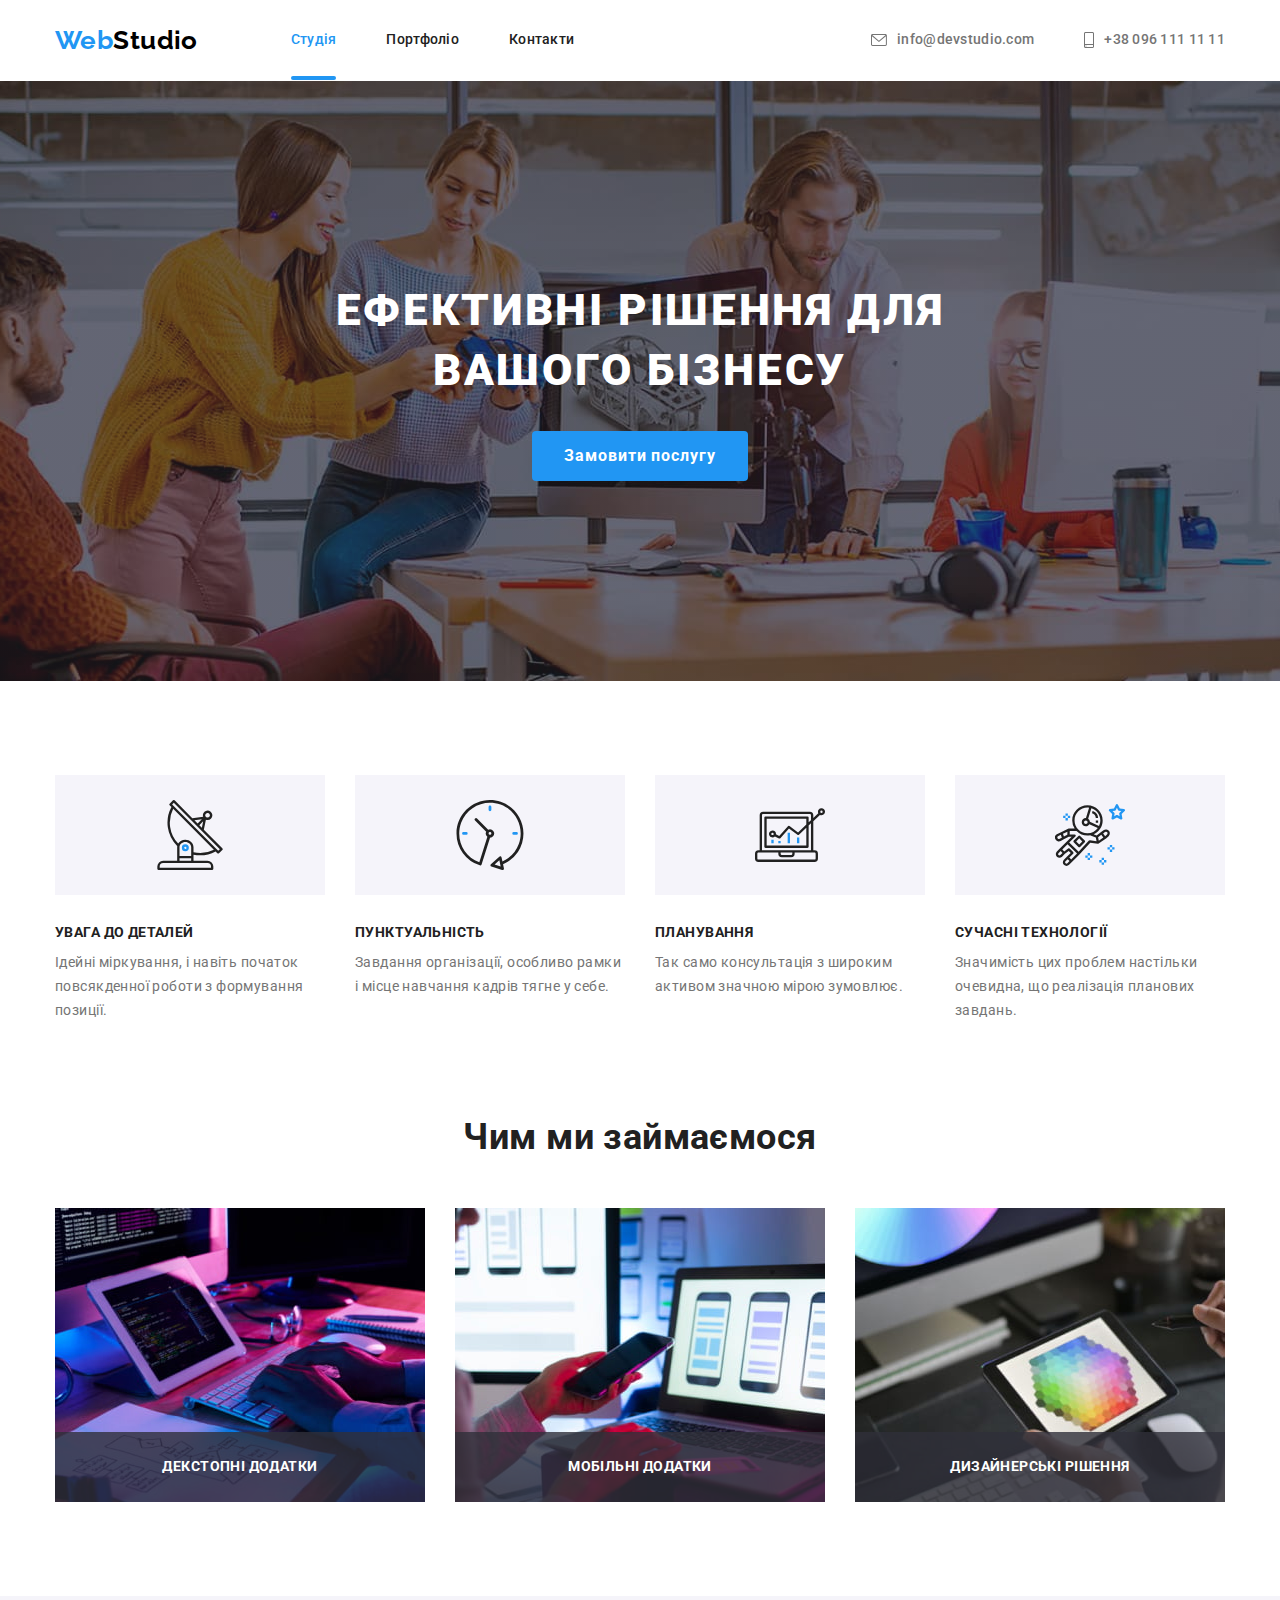
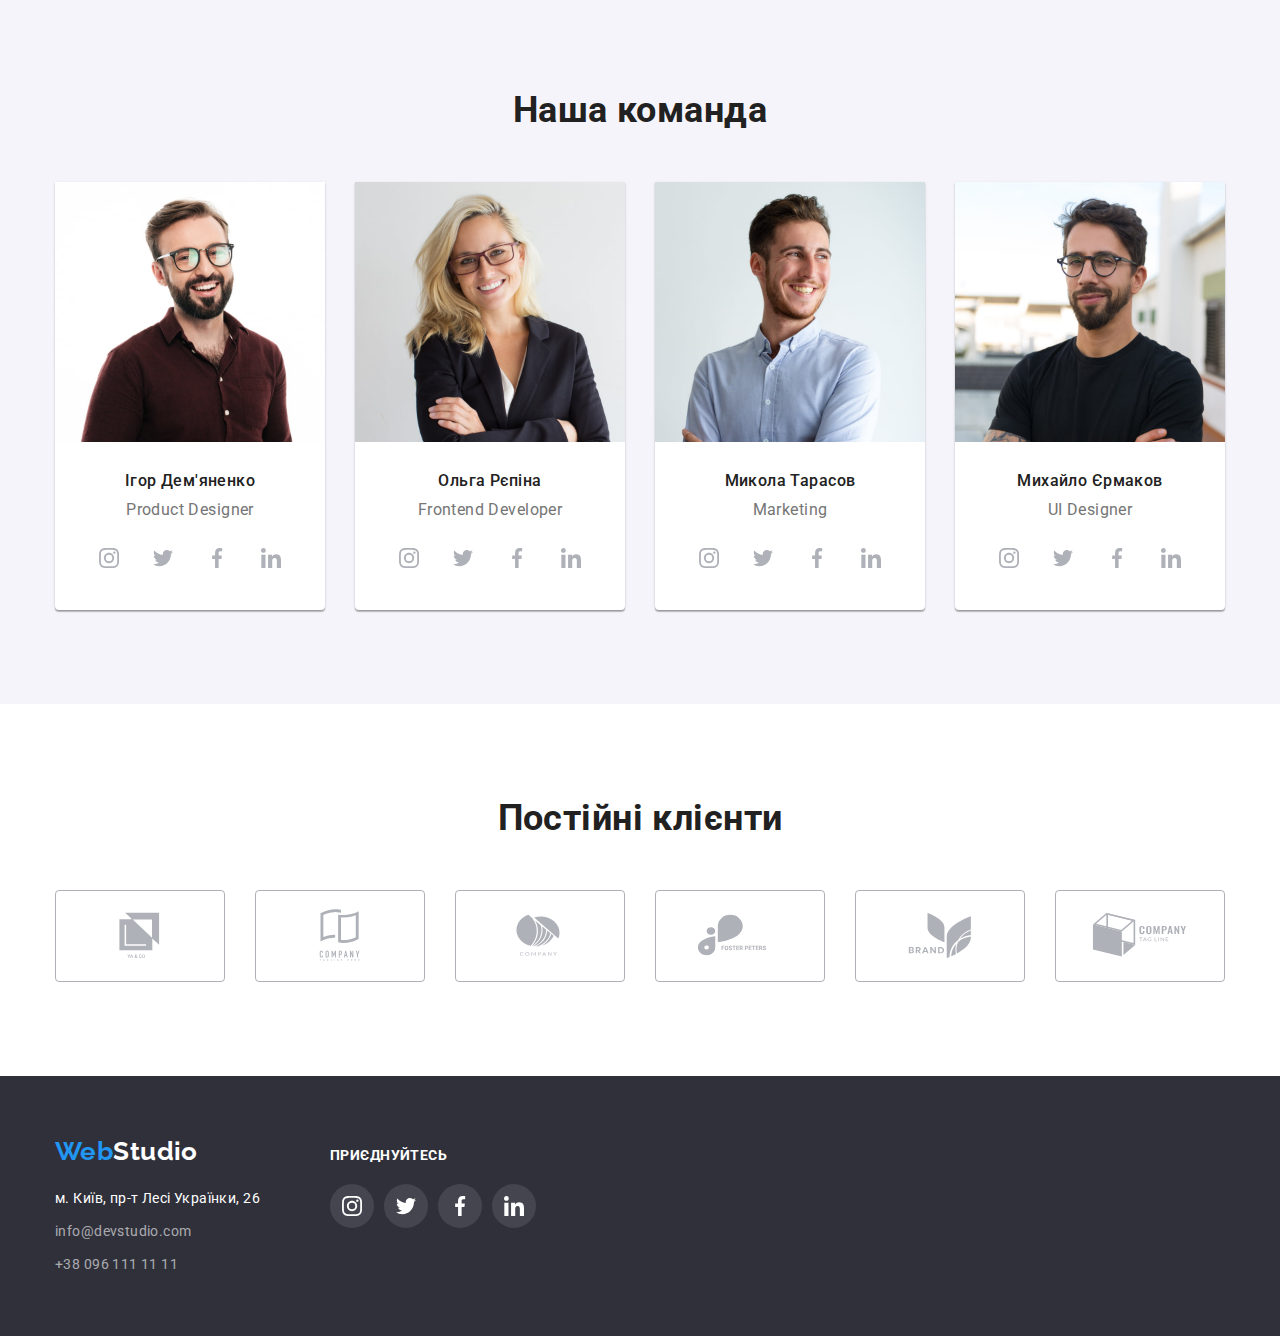
<file: index.html>
<!DOCTYPE html>
<html lang="uk">
  <head>
    <meta charset="UTF-8" />
    <meta http-equiv="X-UA-Compatible" content="IE=edge" />
    <meta name="viewport" content="width=device-width, initial-scale=1.0" />
    <title>Webstudio</title>
    <link
      href="https://fonts.googleapis.com/css2?family=Raleway:wght@700&family=Roboto:wght@400;500;700;900&display=swap"
      rel="stylesheet"
    />
   <link rel="stylesheet" href="https://cdnjs.cloudflare.com/ajax/libs/modern-normalize/1.1.0/modern-normalize.min.css"> 
    <link rel="stylesheet" href="./css/style.css" />
  </head>
  <body>
    <!---шапка сайта-->
    <header class="header">
      <div class="container main-nav">
        <nav class="main-nav">
          <a href="index.html" class="logo"> <span class="logo-web">Web</span>Studio</a>
          <ul class="site-nav main-nav list">
            <li class="item"><a href="./index.html" class="link current">Студія</a></li>
            <li class="item"><a href="./portfolio.html" class="link">Портфоліо</a></li>
            <li class="item"><a href="" class="link">Контакти</a></li>
          </ul>
        </nav>
        <ul class="contact-nav main-nav list">
          <li class="item">
            <a href="mailto:info@devstudio.com" class="link">
              <svg class="contact-icon" width="16" height="12">
                <use href="./images/icons.svg#icon-envelope"></use>
              </svg>
            info@devstudio.com</a></li>
          <li class="item">
            <a href="tel:+380961111111" class="link">
              <svg class="contact-icon" width="10" height="16">
                <use href="./images/icons.svg#icon-smartphone"></use>
              </svg>
              +38 096 111 11 11</a></li>
        </ul>
      </div>
    </header>
    <main>
      <!--секція герой-->
      <section class="hero overlay">
        <div class="container">
          <h1 class="hero-title">Ефективні рішення для вашого бізнесу</h1>
          <button type="button" class="hero-btn" data-modal-open>Замовити послугу</button>
        </div>
        </section>
        
      <!--секція особливості-->
      <section class="features section">
        <div class="container">
          <h2 class="visually-hidden">Особливості</h2>
        <ul class="features-list list">
          <li class="item">
            <div class="features-icon">
            <svg class="features-icon-item" width="70" height="70">
              <use href="./images/icons.svg#icon-antenna"></use>
            </svg>
            </div>
            <h3 class="features-title">УВАГА ДО ДЕТАЛЕЙ</h3>
            <p class="features-description">
              Ідейні міркування, і навіть початок повсякденної роботи з формування позиції.
            </p>
          </li>
          <li class="item">
            <div class="features-icon">
            <svg class="features-icon-item" width="70" height="70">
              <use href="./images/icons.svg#icon-clock"></use>
            </svg>
            </div>
            <h3 class="features-title">ПУНКТУАЛЬНІСТЬ</h3>
            <p class="features-description">
              Завдання організації, особливо рамки і місце навчання кадрів тягне
              у себе.
            </p>
          </li>
          <li class="item">
            <div class="features-icon">
            <svg class="features-icon-item" width="70" height="70">
              <use href="./images/icons.svg#icon-diagram"></use>
            </svg>
            </div>
            <h3 class="features-title">ПЛАНУВАННЯ</h3>
            <p class="features-description">
              Так само консультація з широким активом значною мірою зумовлює.
            </p>
          </li> 
          <li class="item">
            <div class="features-icon">
            <svg class="features-icon-item" width="70" height="70">
              <use href="./images/icons.svg#icon-astronaut"></use>
            </svg>
            </div>
            <h3 class="features-title">СУЧАСНІ ТЕХНОЛОГІЇ</h3>
            <p class="features-description">
              Значимість цих проблем настільки очевидна, що реалізація планових завдань.
            </p>
          </li>
        </ul>
        </div>
      </section>
      <!--секція послуги-->
      <section class="services section">
        <div class="container">
          <h2 class="title">Чим ми займаємося</h2>
        <ul class="services-list list">
          <li class="item">
            <img class="services-img" src="./images/img1.jpg" alt="працює за комп'ютером" width="370" height="294" />
            <div class="product-thumb"><p class="thumb-title">Декстопні додатки</p></div>
          </li>
          <li class="item">
            <img class="services-img" src="./images/img2.jpg" alt="комп'ютер і телефон" width="370" height="294" />
            <div class="product-thumb">
              <p class="thumb-title">мобільні додатки</p>
            </div>
          </li>
          <li class="item">
            <img class="services-img" src="./images/img3.jpg" alt="працює за планшетом" width="370" height="294" />
            <div class="product-thumb">
              <p class="thumb-title">Дизайнерські рішення</p>
            </div>
          </li>
        </ul>
      </div>
      </section>
      <!--наша команда-->
      <section class="team section">
        <div class="container">
          <h2 class="title">Наша команда</h2>
        <ul class="team-list list">
          <li class="item">
            <img class="card-image" src="./images/photo1.jpg" alt="Ігор Дем'яненко" width="270" height="260" />
            <div class="card">
          <h3 class="team-title">Ігор Дем'яненко</h3>
          <p class="team-description">Product Designer</p>
        </div>
        <ul class="social-list list">
          <li class="social-list-item">
            <a class="social-link" href=""
              ><svg class="team-icon" width="20" height="20">
                <use href="./images/icons.svg#icon-instagram"></use>
              </svg>
            </a>
          </li>
          <li class="social-list-item">
            <a class="social-link" href=""
              ><svg class="team-icon" width="20" height="20">
                <use href="./images/icons.svg#icon-twitter"></use>
              </svg>
            </a>
          </li>
          <li class="social-list-item">
            <a class="social-link" href="">
            <svg class="team-icon" width="20" height="20">
              <use href="./images/icons.svg#icon-facebook"></use>
            </svg>
            </a>
          </li>
          <li class="social-list-item">
            <a class="social-link" href=""
              ><svg class="team-icon" width="20" height="20">
                <use href="./images/icons.svg#icon-linkedin"></use>
              </svg>
            </a>
          </li>
        </ul>
          </li>
          <li class="item">
            <img class="card-image" src="./images/photo2.jpg" alt="Ольга Рєпіна" width="270" height="260" />
           <div class="card">
            <h3 class="team-title">Ольга Рєпіна</h3>
            <p class="team-description">Frontend Developer</p>
          </div>
          <ul class="social-list list">
            <li class="social-list-item">
              <a class="social-link" href=""
                ><svg class="team-icon" width="20" height="20">
                  <use href="./images/icons.svg#icon-instagram"></use>
                </svg>
              </a>
            </li>
            <li class="social-list-item">
              <a class="social-link" href=""
                ><svg class="team-icon" width="20" height="20">
                  <use href="./images/icons.svg#icon-twitter"></use>
                </svg>
              </a>
            </li>
            <li class="social-list-item">
              <a class="social-link" href="">
              <svg class="team-icon" width="20" height="20">
                <use href="./images/icons.svg#icon-facebook"></use>
              </svg>
              </a>
            </li>
            <li class="social-list-item">
              <a class="social-link" href=""
                ><svg class="team-icon" width="20" height="20">
                  <use href="./images/icons.svg#icon-linkedin"></use>
                </svg>
              </a>
            </li>
          </ul>
          </li>
          <li class="item">
            <img class="card-image" src="./images/photo3.jpg" alt="Микола Тарасов" width="270" height="260" />
            <div class="card">
            <h3 class="team-title">Микола Тарасов</h3>
            <p class="team-description">Marketing</p>
          </div>
          <ul class="social-list list">
            <li class="social-list-item">
              <a class="social-link" href=""
                ><svg class="team-icon" width="20" height="20">
                  <use href="./images/icons.svg#icon-instagram"></use>
                </svg>
              </a>
            </li>
            <li class="social-list-item">
              <a class="social-link" href=""
                ><svg class="team-icon" width="20" height="20">
                  <use href="./images/icons.svg#icon-twitter"></use>
                </svg>
              </a>
            </li>
            <li class="social-list-item">
              <a class="social-link" href="">
              <svg class="team-icon" width="20" height="20">
                <use href="./images/icons.svg#icon-facebook"></use>
              </svg>
              </a>
            </li>
            <li class="social-list-item">
              <a class="social-link" href=""
                ><svg class="team-icon" width="20" height="20">
                  <use href="./images/icons.svg#icon-linkedin"></use>
                </svg>
              </a>
            </li>
          </ul>
          </li>
          <li class="item">
            <img class="card-image" src="./images/photo4.jpg" alt="Михайло Єрмаков" width="270" height="260" />
            <div class="card">
            <h3 class="team-title">Михайло Єрмаков</h3>
            <p class="team-description">UI Designer</p>
          </div>
          <ul class="social-list list">
            <li class="social-list-item">
              <a class="social-link" href=""
                ><svg class="team-icon" width="20" height="20">
                  <use href="./images/icons.svg#icon-instagram"></use>
                </svg>
              </a>
            </li>
            <li class="social-list-item">
              <a class="social-link" href=""
                ><svg class="team-icon" width="20" height="20">
                  <use href="./images/icons.svg#icon-twitter"></use>
                </svg>
              </a>
            </li>
            <li class="social-list-item">
              <a class="social-link" href="">
                <svg class="team-icon" width="20px" height="20px">
                  <use href="./images/icons.svg#icon-facebook"></use>
                </svg>
              </a>
            </li>
            <li class="social-list-item">
              <a class="social-link" href=""
                ><svg class="team-icon" width="20" height="20">
                  <use href="./images/icons.svg#icon-linkedin"></use>
                </svg>
              </a>
            </li>
          </ul>
        </li>
      </ul>
    </div>
      </section>
      <!-- постійні клієнти -->
      <section class="clients section"> 
        <div class="container">
        <h2 class="title">Постійні клієнти</h2>
        <ul class="clients-list list">
          <li class="clients-item"><a class="clients-icon-link" href="">
            <svg width="106" height="60">
              <use href="./images/icons.svg#icon-yaco"></use>
            </svg>
            </a>
          </li>
          <li class="clients-item"><a class="clients-icon-link" href=""><svg width="106" height="60">
            <use href="./images/icons.svg#icon-tagline"></use>
          </svg></a></li>
          <li class="clients-item"><a class="clients-icon-link" href=""><svg width="106" height="60">
            <use href="./images/icons.svg#icon-company"></use>
          </svg></a></li>
          <li class="clients-item"><a class="clients-icon-link" href=""><svg width="106" height="60">
            <use href="./images/icons.svg#icon-foster-peters"></use>
          </svg></a></li>
          <li class="clients-item"><a class="clients-icon-link" href=""><svg width="106" height="60">
            <use href="./images/icons.svg#icon-brand"></use>
          </svg></a></li>
          <li class="clients-item"><a class="clients-icon-link" href=""><svg width="106" height="60">
            <use href="./images/icons.svg#icon-company-tag-line"></use>
          </svg></a></li>
        </ul>
      </div>
      </section>
    </main>
    <!--футер-->
    <footer class="footer">
      <div class="container footer-box">
        <div>
        <a href="" class="footer-logo"><span class="footer-web-logo">Web</span>Studio</a>
      <address class="address">
        <ul class="footer-contact list">
          <li class="item">
            <a href="https://goo.gl/maps/73LqYvUuy7JzghUMA" class="link-address"
              >м. Київ, пр-т Лесі Українки, 26
            </a>
          </li>
          <li class="item"><a href="mailto:info@devstudio.com" class="link">info@devstudio.com</a></li>
          <li class="item"><a href="tel:+380961111111" class="link">+38 096 111 11 11</a></li>
        </ul>
      </address>
    </div>
      <div class="footer-social">
        <span class="footer-title">Приєднуйтесь</span>
        <ul class="footer-social-list list">
          <li class="footer-social-item">
            <a class="footer-social-link" href=""
              ><svg class="footer-icon" width="20" height="20">
                <use href="./images/icons.svg#icon-instagram"></use>
              </svg>
            </a>
          </li>
          <li class="footer-social-item">
            <a class="footer-social-link" href=""
              ><svg class="footer-icon" width="20" height="20">
                <use href="./images/icons.svg#icon-twitter"></use>
              </svg>
            </a>
          </li>
          <li class="footer-social-item">
            <a class="footer-social-link" href="">
            <svg class="footer-icon" width="20" height="20">
              <use href="./images/icons.svg#icon-facebook"></use>
            </svg>
            </a>
          </li>
          <li class="footer-social-item">
            <a class="footer-social-link" href=""
              ><svg class="footer-icon" width="20" height="20">
                <use href="./images/icons.svg#icon-linkedin"></use>
              </svg>
            </a>
          </li>
        </ul>
      </div>
      </div>
    </footer>
    <div class="backdrop is-hidden" data-modal>
      <div class="modal">
        <button class="close-modal" data-modal-close>
          <svg width="18" height="18">
            <use href="./images/icons.svg#icon-close"></use>
          </svg>
        </button>
      </div>
    </div>
    <script src="./js/modal.js"></script>
  </body>
</html>
</file>
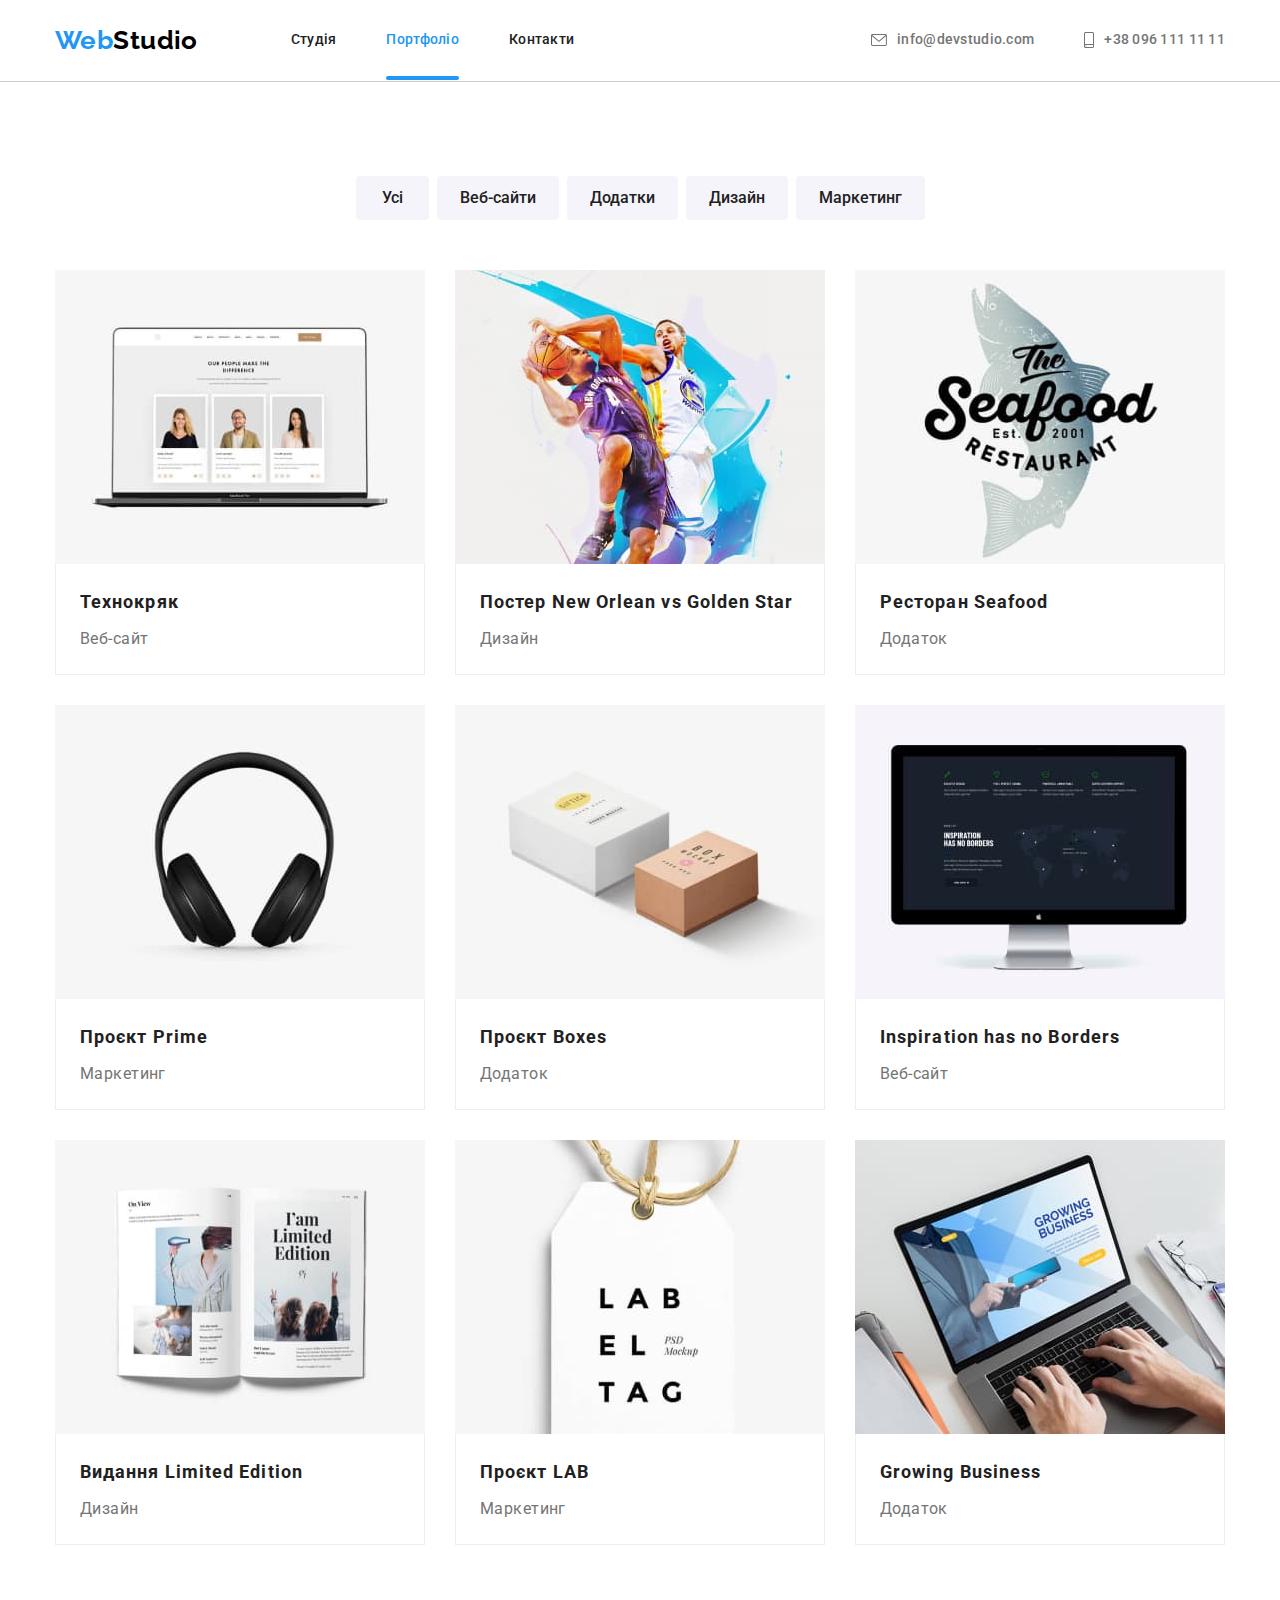
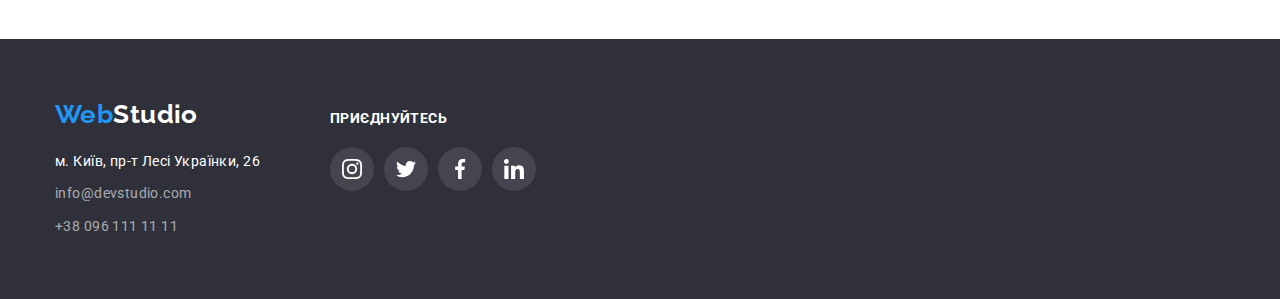
<file: portfolio.html>
<!DOCTYPE html>
<html lang="uk">
  <head>
    <meta charset="UTF-8" />
    <meta http-equiv="X-UA-Compatible" content="IE=edge" />
    <meta name="viewport" content="width=device-width, initial-scale=1.0" />
    <title>Portfolio</title>
    <link
      href="https://fonts.googleapis.com/css2?family=Raleway:wght@700&family=Roboto:wght@400;500;700;900&display=swap"
      rel="stylesheet"
    />
    <link
      rel="stylesheet"
      href="https://cdnjs.cloudflare.com/ajax/libs/modern-normalize/1.1.0/modern-normalize.min.css"
    />
    <link rel="stylesheet" href="./css/style.css" />
  </head>
  <body>
    <!---шапка сайта-->
    <header class="header border">
      <div class="container main-nav">
        <nav class="main-nav">
          <a href="index.html" class="logo"> <span class="logo-web">Web</span>Studio</a>
          <ul class="site-nav main-nav list">
            <li class="item"><a href="./index.html" class="link">Студія</a></li>
            <li class="item"><a href="./portfolio.html" class="link current">Портфоліо</a></li>
            <li class="item"><a href="" class="link">Контакти</a></li>
          </ul>
        </nav>
        <ul class="contact-nav main-nav list">
          <li class="item">
            <a href="mailto:info@devstudio.com" class="link">
              <svg class="contact-icon" width="16px" height="12px">
                <use href="./images/icons.svg#icon-envelope"></use>
              </svg>
              info@devstudio.com</a
            >
          </li>
          <li class="item">
            <a href="tel:+380961111111" class="link">
              <svg class="contact-icon" width="10px" height="16px">
                <use href="./images/icons.svg#icon-smartphone"></use>
              </svg>
              +38 096 111 11 11</a
            >
          </li>
        </ul>
      </div>
    </header>
    <main>
      <section class="portfolio section">
        <div class="container">
          <h1 class="visually-hidden">Портфоліо</h1>
          <!-- portfolio button -->
          <ul class="portfolio-btn list">
            <li class="item"><button type="button" class="portfolio-item-btn">Усі</button></li>
            <li class="item">
              <button type="button" class="portfolio-item-btn">Веб-сайти</button>
            </li>
            <li class="item"><button type="button" class="portfolio-item-btn">Додатки</button></li>
            <li class="item"><button type="button" class="portfolio-item-btn">Дизайн</button></li>
            <li class="item">
              <button type="button" class="portfolio-item-btn">Маркетинг</button>
            </li>
          </ul>
          <!-- portfolio -->
          <ul class="portfolio-list list">
            <li class="item">
              <a class="portfolio-link" href="">
                <div class="portfolio-thumb">
                  <img
                    class="portfolio-img"
                    src="./images/portfolio/img1p.jpg"
                    width="370"
                    height="294"
                    alt="ноутбук"
                  />
                  <p class="thumb-description">
                    Ресурс пропонує комплексні пропозиції з різним рівнем функціоналу та сервісів.
                    Все це дозволить відвідувачу отримати вичерпні відомості про компанію чи
                    приватну особу.
                  </p>
                </div>
                <div class="portfolio-card">
                  <h2 class="portfolio-title">Технокряк</h2>
                  <p class="portfolio-description">Веб-сайт</p>
                </div>
              </a>
            </li>
            <li class="item">
              <a class="portfolio-link" href="">
                <div class="portfolio-thumb">
                  <img
                    class="portfolio-img"
                    src="./images/portfolio/img2p.jpg"
                    width="370"
                    height="294"
                    alt="постер"
                  />
                  <p class="thumb-description">
                    Ресурс пропонує комплексні пропозиції з різним рівнем функціоналу та сервісів.
                    Все це дозволить відвідувачу отримати вичерпні відомості про компанію чи
                    приватну особу.
                  </p>
                </div>
                <div class="portfolio-card">
                  <h2 class="portfolio-title">
                    Постер <span lang="en" class="portfolio-title">New Orlean vs Golden Star</span>
                  </h2>
                  <p class="portfolio-description">Дизайн</p>
                </div>
              </a>
            </li>
            <li class="item">
              <a class="portfolio-link" href="">
                <div class="portfolio-thumb">
                  <img
                    class="portfolio-img"
                    src="./images/portfolio/img3p.jpg"
                    width="370"
                    height="294"
                    alt="етикетка"
                  />
                  <p class="thumb-description">
                    Ресурс пропонує комплексні пропозиції з різним рівнем функціоналу та сервісів.
                    Все це дозволить відвідувачу отримати вичерпні відомості про компанію чи
                    приватну особу.
                  </p>
                </div>
                <div class="portfolio-card">
                  <h2 class="portfolio-title">
                    Ресторан <span lang="en" class="portfolio-title">Seafood</span>
                  </h2>
                  <p class="portfolio-description">Додаток</p>
                </div>
              </a>
            </li>
            <li class="item">
              <a class="portfolio-link" href="">
                <div class="portfolio-thumb">
                  <img
                    class="portfolio-img"
                    src="./images/portfolio/img4p.jpg"
                    width="370"
                    height="294"
                    alt="навушники"
                  />
                  <p class="thumb-description">
                    Ресурс пропонує комплексні пропозиції з різним рівнем функціоналу та сервісів.
                    Все це дозволить відвідувачу отримати вичерпні відомості про компанію чи
                    приватну особу.
                  </p>
                </div>
                <div class="portfolio-card">
                  <h2 class="portfolio-title">
                    Проєкт <span lang="en" class="portfolio-title">Prime</span>
                  </h2>
                  <p class="portfolio-description">Маркетинг</p>
                </div>
              </a>
            </li>
            <li class="item">
              <a class="portfolio-link" href="">
                <div class="portfolio-thumb">
                  <img
                    class="portfolio-img"
                    src="./images/portfolio/img5p.jpg"
                    width="370"
                    height="294"
                    alt="дві коробки"
                  />
                  <p class="thumb-description">
                    Ресурс пропонує комплексні пропозиції з різним рівнем функціоналу та сервісів.
                    Все це дозволить відвідувачу отримати вичерпні відомості про компанію чи
                    приватну особу.
                  </p>
                </div>
                <div class="portfolio-card">
                  <h2 class="portfolio-title">
                    Проєкт <span lang="en" class="portfolio-title">Boxes</span>
                  </h2>
                  <p class="portfolio-description">Додаток</p>
                </div>
              </a>
            </li>
            <li class="item">
              <a class="portfolio-link" href="">
                <div class="portfolio-thumb">
                  <img
                    class="portfolio-img"
                    src="./images/portfolio/img6p.jpg"
                    width="370"
                    height="294"
                    alt="комп'ютер"
                  />
                  <p class="thumb-description">
                    Ресурс пропонує комплексні пропозиції з різним рівнем функціоналу та сервісів.
                    Все це дозволить відвідувачу отримати вичерпні відомості про компанію чи
                    приватну особу.
                  </p>
                </div>
                <div class="portfolio-card">
                  <h2 lang="en" class="portfolio-title">Inspiration has no Borders</h2>
                  <p class="portfolio-description">Веб-сайт</p>
                </div>
              </a>
            </li>
            <li class="item">
              <a class="portfolio-link" href="">
                <div class="portfolio-thumb">
                  <img
                    class="portfolio-img"
                    src="./images/portfolio/img7p.jpg"
                    width="370"
                    height="294"
                    alt="книга"
                  />
                  <p class="thumb-description">
                    Ресурс пропонує комплексні пропозиції з різним рівнем функціоналу та сервісів.
                    Все це дозволить відвідувачу отримати вичерпні відомості про компанію чи
                    приватну особу.
                  </p>
                </div>
                <div class="portfolio-card">
                  <h2 class="portfolio-title">
                    Видання <span lang="en" class="portfolio-title">Limited Edition</span>
                  </h2>
                  <p class="portfolio-description">Дизайн</p>
                </div>
              </a>
            </li>
            <li class="item">
              <a class="portfolio-link" href="">
                <div class="portfolio-thumb">
                  <img
                    class="portfolio-img"
                    src="./images/portfolio/img8p.jpg"
                    width="370"
                    height="294"
                    alt="етикетка"
                  />
                  <p class="thumb-description">
                    Ресурс пропонує комплексні пропозиції з різним рівнем функціоналу та сервісів.
                    Все це дозволить відвідувачу отримати вичерпні відомості про компанію чи
                    приватну особу.
                  </p>
                </div>
                <div class="portfolio-card">
                  <h2 class="portfolio-title">
                    Проєкт <span lang="en" class="portfolio-title">LAB</span>
                  </h2>
                  <p class="portfolio-description">Маркетинг</p>
                </div>
              </a>
            </li>
            <li class="item">
              <a class="portfolio-link" href="">
                <div class="portfolio-thumb">
                  <img
                    class="portfolio-img"
                    src="./images/portfolio/img9p.jpg"
                    width="370"
                    height="294"
                    alt="ноутбук"
                  />
                  <p class="thumb-description">
                    Ресурс пропонує комплексні пропозиції з різним рівнем функціоналу та сервісів.
                    Все це дозволить відвідувачу отримати вичерпні відомості про компанію чи
                    приватну особу.
                  </p>
                </div>
                <div class="portfolio-card">
                  <h2 lang="en" class="portfolio-title">Growing Business</h2>
                  <p class="portfolio-description">Додаток</p>
                </div>
              </a>
            </li>
          </ul>
        </div>
      </section>
    </main>
    <!--футер-->
    <footer class="footer">
      <div class="container footer-box">
        <div>
          <a href="" class="footer-logo"><span class="logo-web">Web</span>Studio</a>
          <address class="address">
            <ul class="footer-contact list">
              <li class="item">
                <a href="https://goo.gl/maps/73LqYvUuy7JzghUMA" class="link-address"
                  >м. Київ, пр-т Лесі Українки, 26
                </a>
              </li>
              <li class="item">
                <a href="mailto:info@devstudio.com" class="link">info@devstudio.com</a>
              </li>
              <li class="item"><a href="tel:+380961111111" class="link">+38 096 111 11 11</a></li>
            </ul>
          </address>
        </div>
        <div class="footer-social">
          <span class="footer-title">Приєднуйтесь</span>
          <ul class="footer-social-list list">
            <li class="footer-social-item">
              <a class="footer-social-link" href=""
                ><svg class="footer-icon" width="20" height="20">
                  <use href="./images/icons.svg#icon-instagram"></use>
                </svg>
              </a>
            </li>
            <li class="footer-social-item">
              <a class="footer-social-link" href=""
                ><svg class="footer-icon" width="20" height="20">
                  <use href="./images/icons.svg#icon-twitter"></use>
                </svg>
              </a>
            </li>
            <li class="footer-social-item">
              <a class="footer-social-link" href="">
                <svg class="footer-icon" width="20" height="20">
                  <use href="./images/icons.svg#icon-facebook"></use>
                </svg>
              </a>
            </li>
            <li class="footer-social-item">
              <a class="footer-social-link" href=""
                ><svg class="footer-icon" width="20" height="20">
                  <use href="./images/icons.svg#icon-linkedin"></use>
                </svg>
              </a>
            </li>
          </ul>
        </div>
      </div>
    </footer>
  </body>
</html>
</file>
<file: css/style.css>
:root {
  --primary-text-color: #212121;
  --secondary-text-color: #757575;
  --accent-color: #2196f3;
  --black-text-color: #000000;
  --white-text-color: #ffffff;
  --footer-text-color-tel-mail: rgba(255, 255, 255, 0.6);
  --primary-background-color: #f5f5f5;
  --footer-hero-background-color: #2f303a;
  --team-background-color: #f5f4fa;
  --team-list-background-color: #ffffff;
  --hover-hero-button: #188ce8;
  --border-bottom-header: #cecece;
  --border-card-portfolio: #eeeeee;
  --overlay-background-color: #c4c4c4;
  --fill-svg-color: #afb1b8;
  --timing-cubic-bezier: 250ms cubic-bezier(0.4, 0, 0.2, 1);
}
h1,
h2,
h3,
h4,
h5,
h6,
ul,
p {
  margin: 0;
}
ul {
  padding-left: 0;
}
.list {
  list-style: none;
}
.visually-hidden {
  position: absolute;
  white-space: nowrap;
  width: 1px;
  height: 1px;
  overflow: hidden;
  border: 0;
  padding: 0;
  clip: rect(0 0 0 0);
  clip-path: inset(50%);
  margin: -1px;
}

body {
  background-color: var(--white-text-color);
  color: var(--primary-text-color);
  font-family: 'Roboto', sans-serif;
  font-size: 14px;
  letter-spacing: 0.03em;
}
.container {
  width: 1200px;
  padding-left: 15px;
  padding-right: 15px;
  margin: 0 auto;
}
.section {
  padding-top: 94px;
  padding-bottom: 94px;
}
/* index html */
/* header */
.header {
  background-color: var(--white-text-color);
}
.logo {
  padding: 25px 0px;
  margin-right: 93px;
  color: var(--black-text-color);
  font-family: 'Raleway', sans-serif;
  font-weight: 700;
  font-size: 26px;
  line-height: 1.19;
  text-decoration: none;
  transition: var(--timing-cubic-bezier);
}
.logo:hover,
.logo:focus {
  color: var(--accent-color);
  
}
.logo-web {
  padding: 25px 0px;
  color: var(--accent-color);
  font-family: 'Raleway', sans-serif;
  font-weight: 700;
  font-size: 26px;
  line-height: 1.19;
  text-decoration: none;
}

/* site nav */

.site-nav {
  display: flex;
}
.site-nav .item:not(:last-child) {
  margin-right: 50px;
}
.main-nav {
  display: flex;
  align-items: center;
}
.site-nav .link {
  display: block;
  padding: 32px 0px;
  color: var(--primary-text-color);
  font-weight: 500;
  line-height: 1.14;
  letter-spacing: 0.02em;
  text-decoration: none;
  transition: var(--timing-cubic-bezier);
}
.site-nav .link:hover,
.site-nav .link:focus {
  color: var(--accent-color);
  
}
.site-nav .link.current {
  color: var(--accent-color);
}
.contact-nav {
  display: flex;
  margin-left: auto;
}
.contact-nav .item:not(:last-child) {
  margin-right: 50px;
}
.contact-nav .link {
  display: flex;
  align-items: center;
  padding: 32px 0px;
  color: var(--secondary-text-color);
  fill: var(--secondary-text-color);
  font-weight: 500;
  line-height: 1.14;
  letter-spacing: 0.02em;
  text-decoration: none;
  
}
.contact-nav .link:hover,
.contact-nav .link:focus {
  color: var(--accent-color);
  fill: var(--accent-color);
  transition: var(--timing-cubic-bezier);
}
.contact-icon {
  margin-right: 10px;
}

.border {
  border-bottom: 1px solid var(--border-bottom-header);
}

.site-nav .current {
  position: relative;
  display: block;
  color: var(--accent-color);
}
.item .current::after {
  position: absolute;
  content: '';
  display: block;
  width: 100%;
  height: 4px;
  bottom: 0;
  background: var(--accent-color);
  border-radius: 2px;
}
/* section hero */
.hero {
  padding: 200px 0;
  text-align: center;
}
.hero-title {
  max-width: 696px;
  margin-bottom: 30px;
  margin-left: auto;
  margin-right: auto;

  color: var(--white-text-color);
  font-weight: 900;
  font-size: 44px;
  line-height: 1.36;
  text-align: center;
  letter-spacing: 0.06em;
  text-transform: uppercase;
}
.hero-btn {
  display: inline-block;
  border-radius: 4px;
  border: 0px solid transparent;
  padding: 10px 32px;
  min-width: 216px;

  background-color: var(--accent-color);
  color: var(--white-text-color);
  font-family: inherit;
  font-weight: 700;
  font-size: 16px;
  line-height: 1.87;
  align-items: center;
  text-align: center;
  letter-spacing: 0.06em;
  cursor: pointer;
  transition: var(--timing-cubic-bezier);
}
.hero-btn:hover,
.hero-btn:focus {
  background-color: var(--hover-hero-button);
  color: var(--white-text-color);
}
.hero-btn:active {
  background-color: var(--hover-hero-button);
  color: var(--white-text-color);
}

.overlay {
  max-width: 1600px;
  height: 600px;
  margin-left: auto;
  margin-right: auto;
  background-image: linear-gradient(to right, rgba(47, 48, 58, 0.4), rgba(47, 48, 58, 0.4)),
    url(../images/hero.jpg);
  background-position: center;
  background-color: var(--overlay-background-color);
}
/* section features */
.features {
  padding-bottom: 47px;
}
.features-icon {
  display: flex;
  align-items: center;
  justify-content: center;
  margin-bottom: 30px;
  width: 270px;
  height: 120px;
  background-color: var(--team-background-color);
}
.features-list {
  display: flex;
}
.features-list .item {
  width: 270px;
}
.features-list .item:not(:last-child) {
  margin-right: 30px;
}
.features-title {
  font-size: 14px;
  line-height: 1.14;
  margin-bottom: 10px;
}
.features-description {
  color: var(--secondary-text-color);
  line-height: 1.71;
}
/* section services */
.services {
  padding-top: 47px;
}
.services-list {
  display: flex;
}
.services-list .item {
  width: 370px;
}
.services-list .item:not(:last-child) {
  margin-right: 30px;
}
.title {
  font-size: 36px;
  line-height: 1.16;
  text-align: center;
  margin-bottom: 50px;
}
.services-img {
  display: block;
  width: 100%;
}
.services-list .item {
  position: relative;
}
.product-thumb {
  position: absolute;
  bottom: 0;
  width: 100%;
  height: 70px;
  background-color: rgba(47, 48, 58, 0.8);
  display: flex;
  justify-content: center;
  align-items: center;
}
.thumb-title {
  font-weight: 700;
  color: var(--white-text-color);
  line-height: 1.14;
  letter-spacing: 0.03em;
  text-transform: uppercase;
}
/* section team */
.team {
  background-color: var(--team-background-color);
}
.team-list {
  display: flex;
  width: 100%;
}

.team-list .item {
  background-color: var(--team-list-background-color);
  box-shadow: 0px 1px 3px rgba(0, 0, 0, 0.12), 0px 1px 1px rgba(0, 0, 0, 0.14),
    0px 2px 1px rgba(0, 0, 0, 0.2);
  border-radius: 0px 0px 4px 4px;
}

.team-list .item:not(:last-child) {
  margin-right: 30px;
}

.team-title {
  padding-top: 30px;
  font-weight: 500;
  font-size: 16px;
  line-height: 1.18;
}
.team-description {
  color: var(--secondary-text-color);
  font-size: 16px;
  line-height: 1.18;
  margin-top: 10px;
}
.card-image {
  display: block;
  width: 100%;
}
.card {
  padding-bottom: 30px 0px 0px;
  text-align: center;
}
.social-list {
  display: flex;
  justify-content: center;
  gap: 10px;
  margin-top: 16px;
  margin-bottom: 30px;
}
.social-list-item {
  width: 44px;
  height: 44px;
}
.social-link {
  display: flex;
  align-items: center;
  justify-content: center;
  width: 100%;
  height: 100%;
  background-color: var(--team-list-background-color);
  border-radius: 50%;
  fill: var(--fill-svg-color);
  transition: var(--timing-cubic-bezier);
}
.social-link:hover,
.social-link:focus {
  background-color: var(--accent-color);
  fill: var(--white-text-color); 
}

/* постійні клієнти */
.clients-list {
  display: flex;
  justify-content: center;
  gap: 30px;
}
.clients-item {
  width: 170px;
  height: 92px;
}
.clients-icon-link {
  display: flex;
  align-items: center;
  justify-content: center;
  border: 1px solid #afb1b8;
  border-radius: 4px;
  width: 100%;
  height: 100%;
  fill: var(--fill-svg-color);
  transition: var(--timing-cubic-bezier);
}
.clients-icon-link:hover,
.clients-icon-link:focus {
  fill: var(--accent-color);
  border: 1px solid var(--accent-color);
}
/* footer */
.footer {
  padding: 60px 0px;
  background-color: var(--footer-hero-background-color);
}
.footer-web-logo {
  color: var(--accent-color);
  font-family: 'Raleway', sans-serif;
  font-weight: 700;
  font-size: 26px;
  line-height: 1.19;
  text-decoration: none;
}
.footer-logo {
  margin-bottom: 20px;
  color: var(--white-text-color);
  font-family: 'Raleway', sans-serif;
  font-weight: 700;
  font-size: 26px;
  line-height: 1.19;
  text-decoration: none;
  transition: var(--timing-cubic-bezier);
}
.footer-logo:hover,
.footer-logo:focus {
  color: var(--accent-color);
}
.address {
  margin-top: 20px;
}
.footer-contact .item:not(:last-child) {
  margin-bottom: 9px;
}
.link-address {
  color: var(--white-text-color);
  font-style: normal;
  line-height: 1.71;
  text-decoration: none;
  transition: var(--timing-cubic-bezier);
}
.link-address:hover,
.link-address:focus {
  color: var(--accent-color);
}
.footer .link {
  color: var(--footer-text-color-tel-mail);
  font-style: normal;
  line-height: 1.71;
  text-decoration: none;
  transition: var(--timing-cubic-bezier);
}
.footer .link:hover,
.footer .link:focus {
  color: var(--accent-color);
}
.footer-box {
  display: flex;
  align-items: baseline;
}
.footer-social {
  margin-left: 70px;
}

.footer-social-list {
  display: flex;
  justify-content: center;
  gap: 10px;
  margin-top: 20px;
}
.footer-title {
  font-weight: 700;
  font-size: 14px;
  line-height: 1.14;
  letter-spacing: 0.03em;
  text-transform: uppercase;
  color: var(--white-text-color);
}
.footer-social-item {
  width: 44px;
  height: 44px;
}
.footer-social-link {
  display: flex;
  align-items: center;
  justify-content: center;
  width: 100%;
  height: 100%;
  background-color: rgba(255, 255, 255, 0.1);
  border-radius: 50%;
  fill: var(--white-text-color);
  transition: var(--timing-cubic-bezier);
}
.footer-social-link:hover,
.footer-social-link:focus {
  background-color: var(--accent-color);
}

/* backdrop */
.backdrop {
  position: fixed;
  top: 0;
  left: 0;
  width: 100%;
  height: 100%;
  background-color: rgba(0, 0, 0, 0.2);
  opacity: 1;
  transition: opacity var(--timing-cubic-bezier), visibility var(--timing-cubic-bezier);
}
.backdrop.is-hidden {
  opacity: 0;
  pointer-events: none;
  visibility: hidden; 
}
.backdrop.is-hidden .modal {
  opacity: 0;
  transform: scale(0.8) translate(-50%, -50%);
}
.modal {
  position: absolute;
  top: 50%;
  left: 50%;
  width: 528px;
  height: 581px;
  background-color: var(--team-list-background-color);
  box-shadow: 0px 1px 3px rgba(0, 0, 0, 0.12), 0px 1px 1px rgba(0, 0, 0, 0.14),
    0px 2px 1px rgba(0, 0, 0, 0.2);
  border-radius: 4px;
  opacity: 1;

  transform: scale(1) translate(-50%, -50%);
  transition: transform var(--timing-cubic-bezier),
  opacity var(--timing-cubic-bezier);

}
.close-modal {
  display: flex;
  width: 30px;
  height: 30px;
  border-radius: 50%;

  justify-content: center;
  align-items: center;
  border: 1px solid rgba(0, 0, 0, 0.1);
  background-color: var(--white-text-color);
  margin-right: 8px;
  margin-top: 8px;
  margin-left: auto;

  cursor: pointer;

}
/* portfolio */

.portfolio-btn {
  display: flex;
  justify-content: center;
}
.portfolio-btn .item:not(:last-child) {
  margin-right: 8px;
}
.portfolio-btn {
  margin-bottom: 50px;
}
.portfolio-item-btn {
  padding: 6px 22px;
  min-width: 73px;
  border: 1px solid transparent;
  border-radius: 4px;
  color: var(--title-text-color);
  font-family: inherit;
  font-weight: 500;
  font-size: 16px;
  line-height: 1.87;
  text-align: center;
  cursor: pointer;
  background-color: var(--team-background-color);
  transition: var(--timing-cubic-bezier);
}
.portfolio-item-btn:hover,
.portfolio-item-btn:focus {
  color: var(--white-text-color);
  background-color: var(--accent-color);
  box-shadow: 0px 3px 1px rgba(0, 0, 0, 0.1), 0px 1px 2px rgba(0, 0, 0, 0.08),
    0px 2px 2px rgba(0, 0, 0, 0.12);
    
}
.portfolio-item-btn:active {
  color: var(--white-text-color);
  background-color: var(--accent-color);
  box-shadow: 0px 3px 1px rgba(0, 0, 0, 0.1), 0px 1px 2px rgba(0, 0, 0, 0.08),
    0px 2px 2px rgba(0, 0, 0, 0.12);
}
.portfolio-img {
  display: block;
  width: 100%;
}
.portfolio-list {
  display: flex;
  flex-wrap: wrap;
  gap: 30px;
}
.portfolio-list .item {
  flex-basis: calc((100% - 60px) / 3);
  
}
.portfolio-link {
  display: block;
  text-decoration: none;
  transition: var(--timing-cubic-bezier);
}
.portfolio-link:hover,
.portfolio-link:focus {
  box-shadow: 0px 1px 1px rgba(0, 0, 0, 0.12), 0px 4px 4px rgba(0, 0, 0, 0.06),
    1px 4px 6px rgba(0, 0, 0, 0.16);
    
}
.portfolio-title {
  color: var(--primary-text-color);
  margin-bottom: 4px;
  font-size: 18px;
  line-height: 2;
  letter-spacing: 0.06em;
  text-decoration: none;
}
.portfolio-description {
  color: var(--secondary-text-color);
  font-size: 16px;
  line-height: 1.87;
  
}
.portfolio-card {
  padding: 20px 24px;
  border-right: 1px solid var(--border-card-portfolio);
  border-bottom: 1px solid var(--border-card-portfolio);
  border-left: 1px solid var(--border-card-portfolio);
} 
.portfolio-thumb {
  position: relative;
  overflow: hidden;
}
.thumb-description {
  position: absolute;
  bottom: 0;
  width: 100%;
  height: 100%;
  background-color: rgba(33, 150, 243, 0.9);

  font-size: 18px;
  line-height: 1.55;
  letter-spacing: 0.03em;
  color: var(--white-text-color);
  padding: 63px 24px;

  transform: translateY(101%);
  transition: transform var(--timing-cubic-bezier);
}
.portfolio-link:hover .thumb-description,
.portfolio-link:focus .thumb-description {
  transform: translateY(0);
}
</file>
